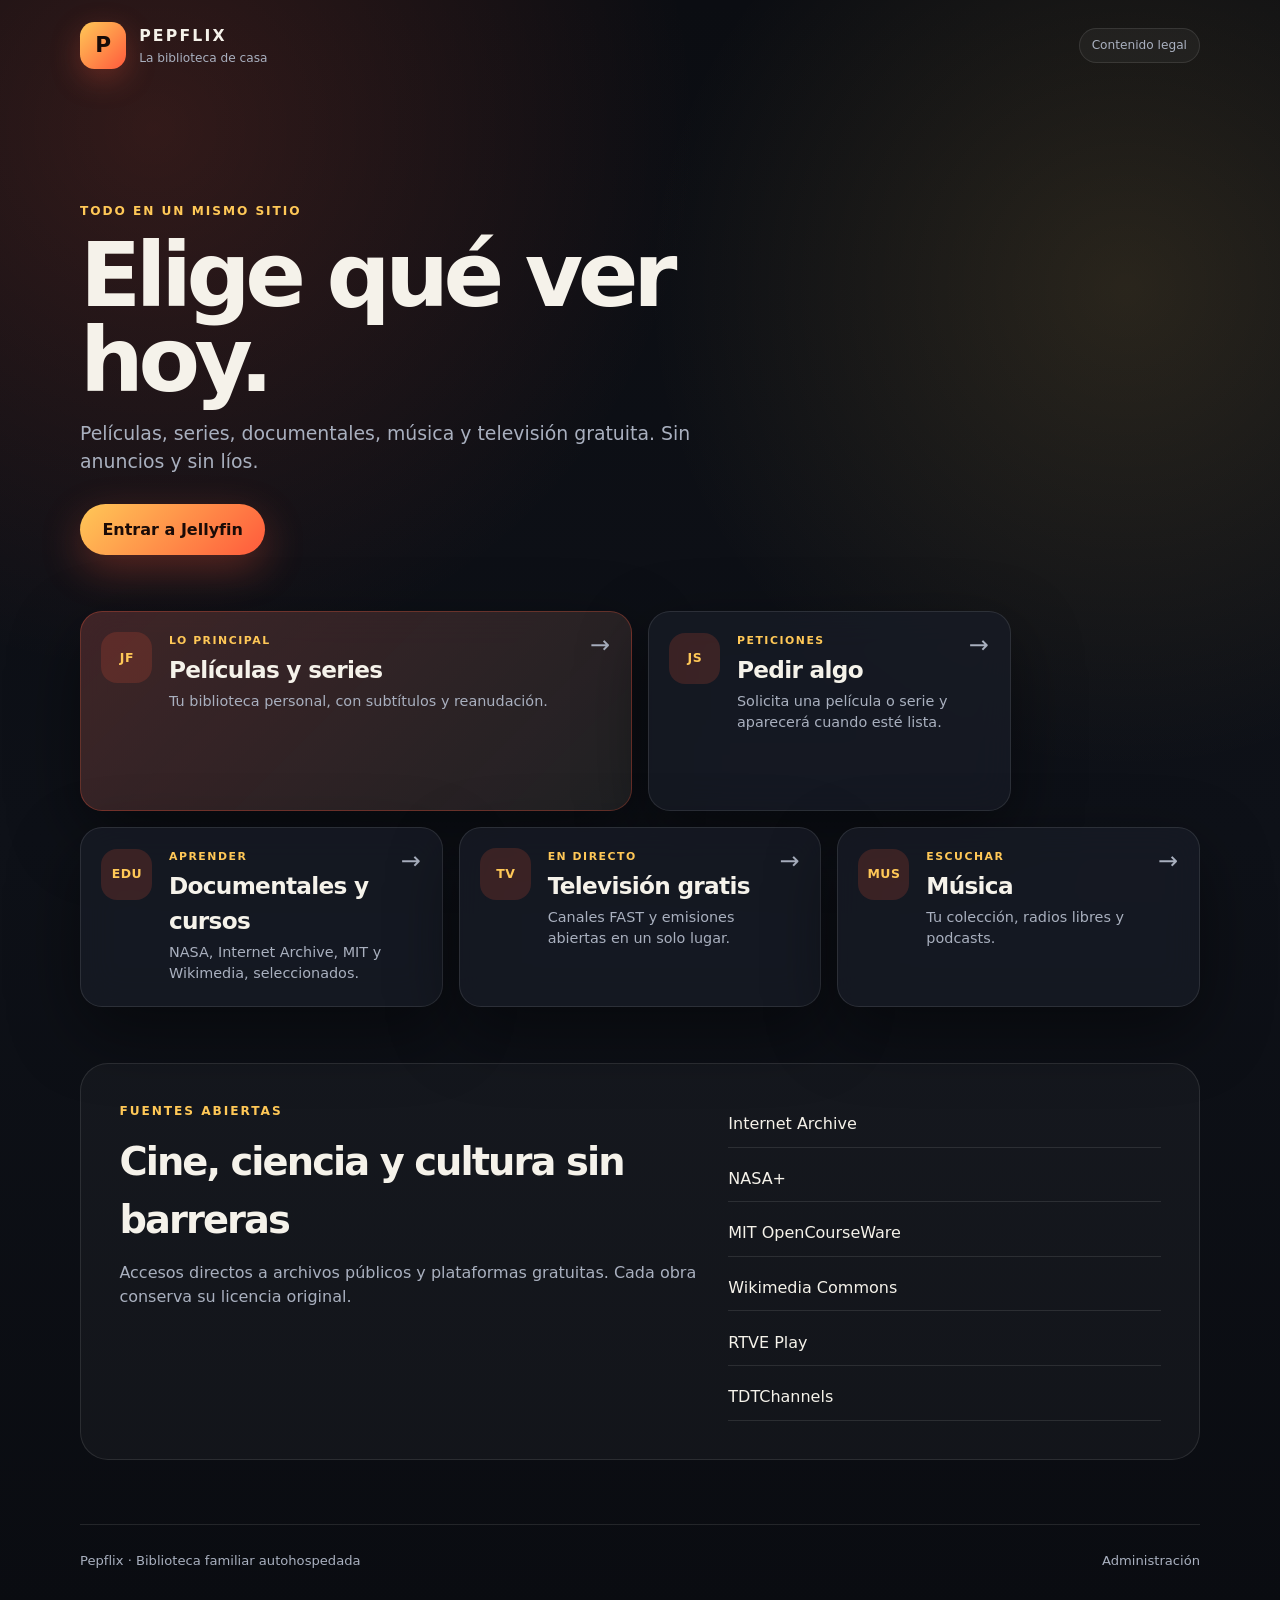
<file: apps/family-portal/index.html>
<!doctype html>
<html lang="es">
<head>
  <meta charset="utf-8">
  <meta name="viewport" content="width=device-width, initial-scale=1">
  <meta name="theme-color" content="#0b0d12">
  <meta name="description" content="Pepflix, la biblioteca multimedia de casa">
  <title>Pepflix · Biblioteca de casa</title>
  <link rel="stylesheet" href="styles.css">
  <script src="app.js" defer></script>
</head>
<body>
  <div class="ambient ambient-a"></div>
  <div class="ambient ambient-b"></div>

  <header class="topbar">
    <a class="brand" href="/" aria-label="Pepflix, inicio">
      <span class="brand-mark">P</span>
      <span class="brand-text">
        <strong>PEPFLIX</strong>
        <small>La biblioteca de casa</small>
      </span>
    </a>
    <span class="badge">Contenido legal</span>
  </header>

  <main>
    <section class="hero">
      <p class="eyebrow">Todo en un mismo sitio</p>
      <h1>Elige qué ver hoy.</h1>
      <p class="lede">Películas, series, documentales, música y televisión gratuita. Sin anuncios y sin líos.</p>

      <a class="button button-primary" data-service="jellyfin" data-port="8096" href="http://jellyfin.media.local">
        Entrar a Jellyfin
      </a>
    </section>

    <section class="grid" aria-label="Servicios de la biblioteca">
      <a class="card card-featured" data-service="jellyfin" data-port="8096" href="http://jellyfin.media.local">
        <span class="card-icon">JF</span>
        <span class="card-body">
          <span class="card-kicker">Lo principal</span>
          <strong>Películas y series</strong>
          <span>Tu biblioteca personal, con subtítulos y reanudación.</span>
        </span>
        <span class="card-arrow" aria-hidden="true">→</span>
      </a>

      <a class="card" data-service="jellyseerr" data-port="5055" href="http://jellyseerr.media.local">
        <span class="card-icon">JS</span>
        <span class="card-body">
          <span class="card-kicker">Peticiones</span>
          <strong>Pedir algo</strong>
          <span>Solicita una película o serie y aparecerá cuando esté lista.</span>
        </span>
        <span class="card-arrow" aria-hidden="true">→</span>
      </a>

      <a class="card" data-service="edu" data-port="8000" href="http://edu.media.local">
        <span class="card-icon">EDU</span>
        <span class="card-body">
          <span class="card-kicker">Aprender</span>
          <strong>Documentales y cursos</strong>
          <span>NASA, Internet Archive, MIT y Wikimedia, seleccionados.</span>
        </span>
        <span class="card-arrow" aria-hidden="true">→</span>
      </a>

      <a class="card" data-service="tv" data-port="34400" href="http://tv.media.local">
        <span class="card-icon">TV</span>
        <span class="card-body">
          <span class="card-kicker">En directo</span>
          <strong>Televisión gratis</strong>
          <span>Canales FAST y emisiones abiertas en un solo lugar.</span>
        </span>
        <span class="card-arrow" aria-hidden="true">→</span>
      </a>

      <a class="card" data-service="music" data-port="4533" href="http://music.media.local">
        <span class="card-icon">MUS</span>
        <span class="card-body">
          <span class="card-kicker">Escuchar</span>
          <strong>Música</strong>
          <span>Tu colección, radios libres y podcasts.</span>
        </span>
        <span class="card-arrow" aria-hidden="true">→</span>
      </a>
    </section>

    <section class="legal" aria-labelledby="legal-title">
      <div class="legal-copy">
        <p class="eyebrow">Fuentes abiertas</p>
        <h2 id="legal-title">Cine, ciencia y cultura sin barreras</h2>
        <p>Accesos directos a archivos públicos y plataformas gratuitas. Cada obra conserva su licencia original.</p>
      </div>
      <div class="legal-links">
        <a href="https://archive.org/details/movies" target="_blank" rel="noopener noreferrer">Internet Archive</a>
        <a href="https://plus.nasa.gov/" target="_blank" rel="noopener noreferrer">NASA+</a>
        <a href="https://ocw.mit.edu/" target="_blank" rel="noopener noreferrer">MIT OpenCourseWare</a>
        <a href="https://commons.wikimedia.org/" target="_blank" rel="noopener noreferrer">Wikimedia Commons</a>
        <a href="https://www.rtve.es/play/" target="_blank" rel="noopener noreferrer">RTVE Play</a>
        <a href="https://www.tdtchannels.com/" target="_blank" rel="noopener noreferrer">TDTChannels</a>
      </div>
    </section>
  </main>

  <footer class="footer">
    <span>Pepflix · Biblioteca familiar autohospedada</span>
    <a data-service="homepage" data-port="3000" href="http://portal.media.local">Administración</a>
  </footer>
</body>
</html>
</file>
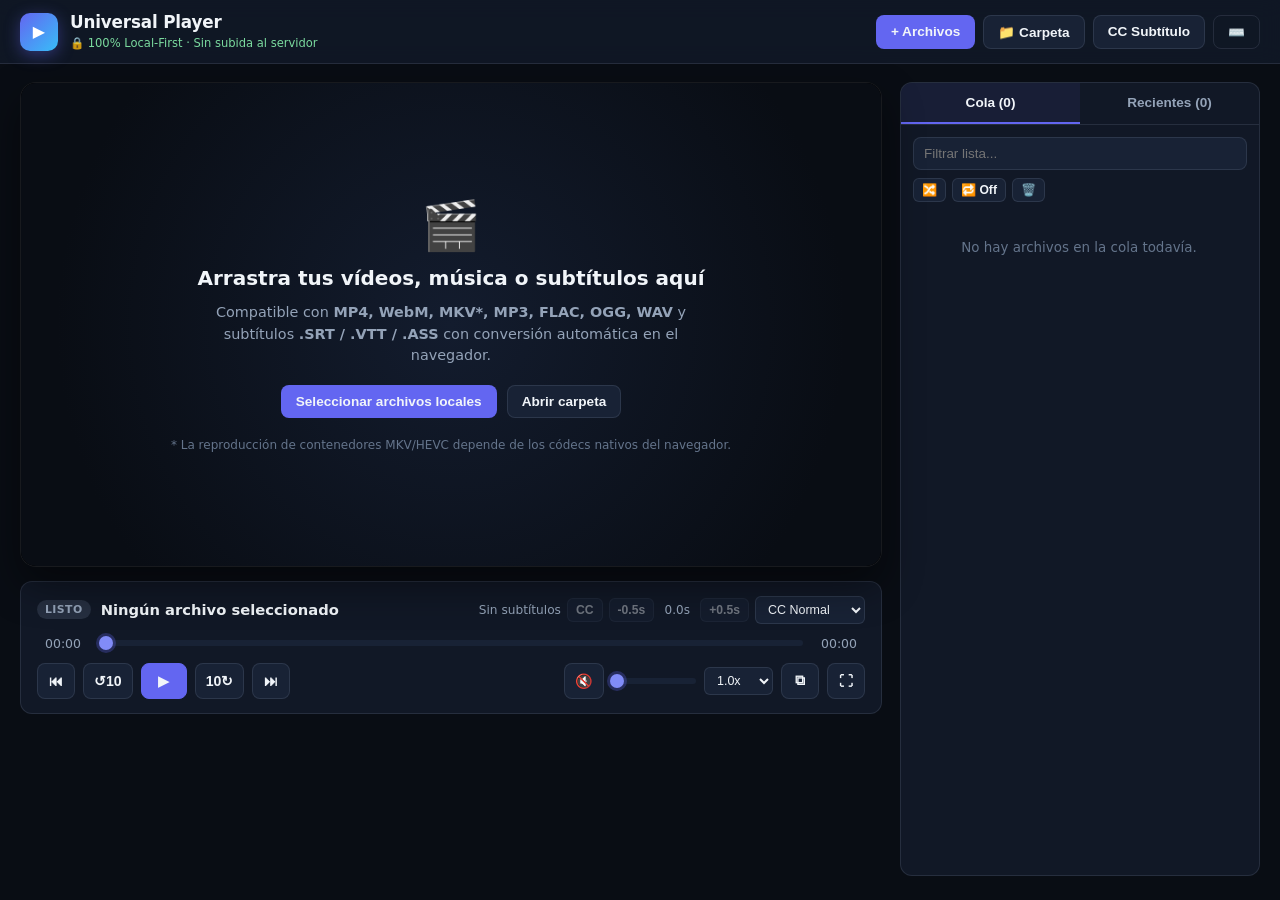
<file: apps/universal-player/index.html>
<!DOCTYPE html>
<html lang="es">
<head>
  <meta charset="UTF-8" />
  <meta name="viewport" content="width=device-width, initial-scale=1.0" />
  <meta name="theme-color" content="#0b0f17" />
  <meta name="description" content="Reproductor multimedia universal local-first (vídeo, audio y subtítulos SRT/VTT) para tu homelab." />
  <title>Universal Player PWA — Homelab Media</title>
  <link rel="manifest" href="manifest.webmanifest" />
  <link rel="stylesheet" href="styles.css" />
</head>
<body>
  <div class="app-shell">
    <!-- Barra superior -->
    <header class="topbar">
      <div class="brand">
        <div class="brand-logo" aria-hidden="true">▶</div>
        <div>
          <h1>Universal Player</h1>
          <span class="privacy-badge" title="Procesamiento 100% en navegador mediante HTML5 File API">
            🔒 100% Local-First · Sin subida al servidor
          </span>
        </div>
      </div>

      <div class="topbar-actions">
        <button id="btnAddFiles" class="btn btn-primary" type="button">
          <span>+ Archivos</span>
        </button>
        <button id="btnAddFolder" class="btn btn-secondary" type="button" title="Cargar carpeta completa (incluyendo subtítulos .srt/.vtt)">
          <span>📁 Carpeta</span>
        </button>
        <button id="btnLoadSubtitle" class="btn btn-secondary" type="button" title="Cargar subtítulos .srt, .vtt o .ass para el archivo actual">
          <span>CC Subtítulo</span>
        </button>
        <button id="btnShortcuts" class="btn btn-ghost" type="button" title="Atajos de teclado (?)">
          <span>⌨️</span>
        </button>
      </div>

      <!-- Inputs ocultos -->
      <input
        id="fileInput"
        type="file"
        multiple
        accept="video/*,audio/*,.mkv,.webm,.mp4,.mov,.m4v,.avi,.ogg,.ogv,.mp3,.flac,.wav,.m4a,.opus,.aac,.srt,.vtt,.ass,.ssa"
        hidden
      />
      <input id="folderInput" type="file" webkitdirectory directory multiple hidden />
      <input id="subtitleInput" type="file" accept=".srt,.vtt,.ass,.ssa,text/vtt" hidden />
    </header>

    <!-- Contenido principal -->
    <main class="main-layout">
      <!-- Escenario del reproductor -->
      <section class="player-column">
        <div id="playerStage" class="player-stage" tabindex="0">
          <video id="mediaElement" playsinline preload="metadata" crossorigin="anonymous"></video>

          <!-- Overlay visualizador para archivos de solo audio -->
          <div id="audioVisualOverlay" class="audio-overlay hidden">
            <canvas id="audioCanvas" width="640" height="200"></canvas>
            <div class="audio-meta">
              <div class="audio-disc" aria-hidden="true">♪</div>
              <h2 id="audioTrackTitle">Sin pista cargada</h2>
              <p id="audioTrackInfo">Audio local de alta fidelidad</p>
            </div>
          </div>

          <!-- Pantalla vacía / Zona drag & drop -->
          <div id="emptyState" class="empty-state">
            <div class="drop-icon" aria-hidden="true">🎬</div>
            <h2>Arrastra tus vídeos, música o subtítulos aquí</h2>
            <p>
              Compatible con <strong>MP4, WebM, MKV*, MP3, FLAC, OGG, WAV</strong> y subtítulos
              <strong>.SRT / .VTT / .ASS</strong> con conversión automática en el navegador.
            </p>
            <div class="empty-actions">
              <button id="btnEmptyPickFiles" class="btn btn-primary" type="button">Seleccionar archivos locales</button>
              <button id="btnEmptyPickFolder" class="btn btn-secondary" type="button">Abrir carpeta</button>
            </div>
            <small class="hint">* La reproducción de contenedores MKV/HEVC depende de los códecs nativos del navegador.</small>
          </div>

          <!-- Indicador de arrastre activo -->
          <div id="dragOverlay" class="drag-overlay hidden">
            <div class="drag-box">Suelta archivos de vídeo, audio o subtítulos (.srt / .vtt)</div>
          </div>

          <!-- Notificación de reanudación de progreso -->
          <div id="resumeToast" class="resume-toast hidden" role="status">
            <span id="resumeToastText">Reanudando desde 00:00</span>
            <button id="btnRestartFromZero" class="btn-link" type="button">Empezar desde 0:00</button>
            <button id="btnCloseToast" class="btn-icon-sm" type="button" aria-label="Cerrar">✕</button>
          </div>

          <!-- Toast genérico de estado -->
          <div id="statusPill" class="status-pill hidden" role="status"></div>
        </div>

        <!-- Barra de controles personalizados -->
        <div class="controls-panel">
          <!-- Información del archivo actual -->
          <div class="now-playing-row">
            <div class="now-playing-info">
              <span id="mediaTypeBadge" class="badge badge-idle">LISTO</span>
              <span id="currentTitle" class="current-title">Ningún archivo seleccionado</span>
            </div>
            <div class="subtitle-controls">
              <span id="subtitleLabel" class="subtitle-label" title="Subtítulo cargado">Sin subtítulos</span>
              <button id="btnToggleSub" class="btn-chip" type="button" disabled title="Activar/desactivar subtítulos (C)">CC</button>
              <button id="btnSubDelayMinus" class="btn-chip" type="button" disabled title="Adelantar subtítulos -0.5s">-0.5s</button>
              <span id="subOffsetDisplay" class="sub-offset">0.0s</span>
              <button id="btnSubDelayPlus" class="btn-chip" type="button" disabled title="Retrasar subtítulos +0.5s">+0.5s</button>
              <select id="subSizeSelect" class="select-compact" title="Tamaño de subtítulos" aria-label="Tamaño de subtítulos">
                <option value="sub-sm">CC Pequeño</option>
                <option value="sub-md" selected>CC Normal</option>
                <option value="sub-lg">CC Grande</option>
              </select>
            </div>
          </div>

          <!-- Línea de tiempo -->
          <div class="timeline-row">
            <span id="timeCurrent" class="time-code">00:00</span>
            <div class="seek-wrapper">
              <input id="seekBar" type="range" min="0" max="1000" value="0" step="1" aria-label="Progreso de reproducción" />
            </div>
            <span id="timeTotal" class="time-code">00:00</span>
          </div>

          <!-- Botonera principal -->
          <div class="buttons-row">
            <div class="controls-left">
              <button id="btnPrev" class="ctrl-btn" type="button" title="Anterior (P)" aria-label="Anterior">⏮</button>
              <button id="btnRewind" class="ctrl-btn" type="button" title="Retroceder 10s (←)" aria-label="Retroceder 10 segundos">↺10</button>
              <button id="btnPlayPause" class="ctrl-btn ctrl-play" type="button" title="Reproducir / Pausar (Espacio)" aria-label="Reproducir o pausar">▶</button>
              <button id="btnForward" class="ctrl-btn" type="button" title="Avanzar 10s (→)" aria-label="Avanzar 10 segundos">10↻</button>
              <button id="btnNext" class="ctrl-btn" type="button" title="Siguiente (N)" aria-label="Siguiente">⏭</button>
            </div>

            <div class="controls-right">
              <div class="volume-group">
                <button id="btnMute" class="ctrl-btn" type="button" title="Silenciar (M)" aria-label="Silenciar">🔊</button>
                <input id="volumeBar" type="range" min="0" max="1" step="0.02" value="1" aria-label="Volumen" />
              </div>

              <select id="speedSelect" class="select-compact" title="Velocidad de reproducción" aria-label="Velocidad">
                <option value="0.5">0.5x</option>
                <option value="0.75">0.75x</option>
                <option value="1" selected>1.0x</option>
                <option value="1.25">1.25x</option>
                <option value="1.5">1.5x</option>
                <option value="1.75">1.75x</option>
                <option value="2">2.0x</option>
              </select>

              <button id="btnPiP" class="ctrl-btn" type="button" title="Imagen en imagen (PiP)" aria-label="Imagen en imagen">⧉</button>
              <button id="btnFullscreen" class="ctrl-btn" type="button" title="Pantalla completa (F)" aria-label="Pantalla completa">⛶</button>
            </div>
          </div>
        </div>
      </section>

      <!-- Barra lateral: Lista de reproducción e historial -->
      <aside class="sidebar-column">
        <div class="sidebar-tabs" role="tablist">
          <button id="tabQueue" class="tab-btn active" role="tab" aria-selected="true" type="button">
            Cola (<span id="queueCount">0</span>)
          </button>
          <button id="tabHistory" class="tab-btn" role="tab" aria-selected="false" type="button">
            Recientes (<span id="historyCount">0</span>)
          </button>
        </div>

        <!-- Panel Cola -->
        <div id="panelQueue" class="sidebar-panel">
          <div class="queue-toolbar">
            <input id="queueSearch" class="search-input" type="search" placeholder="Filtrar lista..." aria-label="Filtrar lista" />
            <div class="queue-mode-btns">
              <button id="btnShuffle" class="btn-chip" type="button" title="Modo aleatorio">🔀</button>
              <button id="btnRepeat" class="btn-chip" type="button" title="Repetición: desactivada">🔁 Off</button>
              <button id="btnClearQueue" class="btn-chip btn-danger-subtle" type="button" title="Limpiar cola">🗑️</button>
            </div>
          </div>
          <ul id="playlistList" class="playlist-list">
            <li class="playlist-empty">No hay archivos en la cola todavía.</li>
          </ul>
        </div>

        <!-- Panel Recientes (IndexedDB / localStorage) -->
        <div id="panelHistory" class="sidebar-panel hidden">
          <div class="history-toolbar">
            <span class="storage-info" id="storageEngineLabel">Persistencia: IndexedDB</span>
            <button id="btnClearHistory" class="btn-chip btn-danger-subtle" type="button">Borrar historial</button>
          </div>
          <p class="history-hint">
            El navegador recuerda automáticamente el minuto exacto de cada archivo. Vuelve a seleccionarlo para continuar donde lo dejaste.
          </p>
          <ul id="historyList" class="playlist-list">
            <li class="playlist-empty">Sin reproducciones guardadas.</li>
          </ul>
        </div>
      </aside>
    </main>
  </div>

  <!-- Modal de atajos de teclado -->
  <div id="shortcutsModal" class="modal hidden" role="dialog" aria-modal="true" aria-labelledby="shortcutsTitle">
    <div class="modal-card">
      <div class="modal-header">
        <h3 id="shortcutsTitle">Atajos de Teclado</h3>
        <button id="btnCloseShortcuts" class="btn-icon-sm" type="button" aria-label="Cerrar">✕</button>
      </div>
      <div class="shortcuts-grid">
        <div><kbd>Espacio</kbd> / <kbd>K</kbd></div><div>Reproducir / Pausar</div>
        <div><kbd>←</kbd> / <kbd>→</kbd></div><div>Retroceder / Avanzar 10s</div>
        <div><kbd>↑</kbd> / <kbd>↓</kbd></div><div>Subir / Bajar volumen 5%</div>
        <div><kbd>M</kbd></div><div>Silenciar / Activar sonido</div>
        <div><kbd>F</kbd></div><div>Pantalla completa</div>
        <div><kbd>C</kbd></div><div>Activar / Ocultar subtítulos</div>
        <div><kbd>N</kbd> / <kbd>P</kbd></div><div>Siguiente / Anterior pista</div>
        <div><kbd>?</kbd></div><div>Mostrar / Ocultar esta ayuda</div>
      </div>
    </div>
  </div>

  <script src="app.js"></script>
</body>
</html>
</file>
<file: apps/family-portal/styles.css>
:root {
  color-scheme: dark;
  --bg: #0b0d12;
  --bg-soft: #12151d;
  --panel: rgba(24, 28, 38, 0.78);
  --panel-strong: rgba(31, 36, 48, 0.92);
  --line: rgba(255, 255, 255, 0.1);
  --text: #f5f2ea;
  --muted: #a9b0bf;
  --accent: #ff5a3c;
  --accent-soft: rgba(255, 90, 60, 0.16);
  --accent-2: #ffc857;
  --radius: 22px;
  --shadow: 0 24px 70px rgba(0, 0, 0, 0.45);
}

* {
  box-sizing: border-box;
}

html {
  min-height: 100%;
  background: var(--bg);
}

body {
  min-height: 100vh;
  margin: 0;
  overflow-x: hidden;
  color: var(--text);
  background:
    radial-gradient(circle at 12% 8%, rgba(255, 90, 60, 0.16), transparent 34rem),
    radial-gradient(circle at 88% 18%, rgba(255, 200, 87, 0.12), transparent 30rem),
    linear-gradient(180deg, #0b0d12 0%, #0e1118 52%, #0a0c11 100%);
  font-family: ui-sans-serif, system-ui, -apple-system, BlinkMacSystemFont, "Segoe UI", sans-serif;
  line-height: 1.5;
}

a {
  color: inherit;
}

.ambient {
  position: fixed;
  z-index: -1;
  width: 28rem;
  height: 28rem;
  border-radius: 999px;
  filter: blur(80px);
  opacity: 0.35;
  pointer-events: none;
}

.ambient-a {
  top: -12rem;
  left: -10rem;
  background: #ff5a3c;
}

.ambient-b {
  right: -12rem;
  bottom: -16rem;
  background: #4f6bff;
  opacity: 0.2;
}

.topbar {
  width: min(1120px, calc(100% - 2rem));
  margin: 0 auto;
  padding: 1.4rem 0;
  display: flex;
  align-items: center;
  justify-content: space-between;
  gap: 1rem;
}

.brand {
  display: inline-flex;
  align-items: center;
  gap: 0.8rem;
  text-decoration: none;
}

.brand-mark {
  display: grid;
  width: 2.9rem;
  height: 2.9rem;
  place-items: center;
  border-radius: 0.9rem;
  color: #180b08;
  background: linear-gradient(135deg, var(--accent-2), var(--accent));
  box-shadow: 0 10px 30px rgba(255, 90, 60, 0.28);
  font-size: 1.35rem;
  font-weight: 900;
}

.brand-text {
  display: grid;
  gap: 0.05rem;
}

.brand-text strong {
  letter-spacing: 0.14em;
  font-size: 0.98rem;
}

.brand-text small {
  color: var(--muted);
  font-size: 0.76rem;
}

.badge {
  border: 1px solid var(--line);
  border-radius: 999px;
  padding: 0.45rem 0.75rem;
  color: var(--muted);
  background: rgba(255, 255, 255, 0.04);
  font-size: 0.76rem;
  white-space: nowrap;
}

main {
  width: min(1120px, calc(100% - 2rem));
  margin: 0 auto;
  padding: 1.4rem 0 4rem;
}

.hero {
  max-width: 760px;
  padding: clamp(2.4rem, 7vw, 5.5rem) 0 clamp(2rem, 5vw, 3.5rem);
}

.eyebrow {
  margin: 0 0 0.8rem;
  color: var(--accent-2);
  font-size: 0.76rem;
  font-weight: 800;
  letter-spacing: 0.16em;
  text-transform: uppercase;
}

h1,
h2,
p {
  margin-top: 0;
}

h1 {
  max-width: 14ch;
  margin-bottom: 1rem;
  font-size: clamp(2.8rem, 8vw, 5.6rem);
  line-height: 0.95;
  letter-spacing: -0.06em;
}

.lede {
  max-width: 58ch;
  margin-bottom: 1.8rem;
  color: var(--muted);
  font-size: clamp(1rem, 2vw, 1.18rem);
}

.button {
  display: inline-flex;
  align-items: center;
  justify-content: center;
  min-height: 3.2rem;
  border-radius: 999px;
  padding: 0.85rem 1.4rem;
  text-decoration: none;
  font-weight: 800;
  transition: transform 180ms ease, box-shadow 180ms ease;
}

.button-primary {
  color: #1b0b07;
  background: linear-gradient(135deg, var(--accent-2), var(--accent));
  box-shadow: 0 14px 40px rgba(255, 90, 60, 0.3);
}

.button:hover,
.button:focus-visible {
  transform: translateY(-2px);
  box-shadow: 0 18px 46px rgba(255, 90, 60, 0.38);
}

.grid {
  display: grid;
  grid-template-columns: repeat(6, minmax(0, 1fr));
  gap: 1rem;
}

.card {
  grid-column: span 2;
  display: flex;
  min-height: 10.5rem;
  align-items: flex-start;
  gap: 1rem;
  border: 1px solid var(--line);
  border-radius: var(--radius);
  padding: 1.3rem;
  color: var(--text);
  background: var(--panel);
  box-shadow: var(--shadow);
  text-decoration: none;
  backdrop-filter: blur(18px);
  transition: transform 180ms ease, border-color 180ms ease, background 180ms ease;
}

.card:hover,
.card:focus-visible {
  transform: translateY(-4px);
  border-color: rgba(255, 90, 60, 0.45);
  background: var(--panel-strong);
}

.card-featured {
  grid-column: span 3;
  min-height: 12.5rem;
  border-color: rgba(255, 90, 60, 0.3);
  background:
    linear-gradient(135deg, rgba(255, 90, 60, 0.18), rgba(255, 200, 87, 0.05)),
    var(--panel);
}

.card-icon {
  display: grid;
  flex: 0 0 auto;
  width: 3.2rem;
  height: 3.2rem;
  place-items: center;
  border-radius: 1rem;
  color: var(--accent-2);
  background: var(--accent-soft);
  font-size: 0.78rem;
  font-weight: 900;
  letter-spacing: 0.04em;
}

.card-body {
  display: grid;
  gap: 0.2rem;
}

.card-kicker {
  color: var(--accent-2);
  font-size: 0.68rem;
  font-weight: 800;
  letter-spacing: 0.14em;
  text-transform: uppercase;
}

.card-body strong {
  font-size: clamp(1.1rem, 2vw, 1.45rem);
  letter-spacing: -0.03em;
}

.card-body span:last-child {
  color: var(--muted);
  font-size: 0.9rem;
}

.card-arrow {
  margin-left: auto;
  color: var(--muted);
  font-size: 1.5rem;
  line-height: 1;
}

.legal {
  display: grid;
  grid-template-columns: minmax(0, 1.15fr) minmax(0, 0.85fr);
  gap: 1.5rem;
  margin-top: 3.5rem;
  border: 1px solid var(--line);
  border-radius: calc(var(--radius) + 6px);
  padding: clamp(1.4rem, 4vw, 2.4rem);
  background: rgba(255, 255, 255, 0.035);
}

.legal h2 {
  margin-bottom: 0.8rem;
  font-size: clamp(1.6rem, 3vw, 2.4rem);
  letter-spacing: -0.05em;
}

.legal p:last-child {
  margin-bottom: 0;
  color: var(--muted);
}

.legal-links {
  display: grid;
  align-content: center;
  gap: 0.55rem;
}

.legal-links a {
  border-bottom: 1px solid var(--line);
  padding: 0.65rem 0;
  color: var(--text);
  text-decoration: none;
}

.legal-links a:hover,
.legal-links a:focus-visible {
  color: var(--accent-2);
}

.footer {
  width: min(1120px, calc(100% - 2rem));
  margin: 0 auto;
  border-top: 1px solid var(--line);
  padding: 1.6rem 0 2.4rem;
  display: flex;
  flex-wrap: wrap;
  justify-content: space-between;
  gap: 1rem;
  color: var(--muted);
  font-size: 0.82rem;
}

.footer a {
  color: var(--muted);
  text-decoration: none;
}

.footer a:hover,
.footer a:focus-visible {
  color: var(--text);
}

a:focus-visible {
  outline: 3px solid var(--accent-2);
  outline-offset: 4px;
}

@media (max-width: 900px) {
  .grid {
    grid-template-columns: repeat(2, minmax(0, 1fr));
  }

  .card,
  .card-featured {
    grid-column: span 1;
  }

  .legal {
    grid-template-columns: 1fr;
  }
}

@media (max-width: 620px) {
  .topbar {
    align-items: flex-start;
  }

  .badge {
    display: none;
  }

  .grid {
    grid-template-columns: 1fr;
  }

  .card {
    min-height: 0;
  }

  .footer {
    flex-direction: column;
  }
}

@media (prefers-reduced-motion: reduce) {
  *,
  *::before,
  *::after {
    scroll-behavior: auto !important;
    transition-duration: 0.01ms !important;
    animation-duration: 0.01ms !important;
  }
}
</file>
<file: apps/universal-player/styles.css>
/* ============================================================================
   Homelab Universal Player PWA — Tema Oscuro Cinematográfico (Autocontenido)
   ============================================================================ */

:root {
  --bg-base: #090d14;
  --bg-surface: #111826;
  --bg-elevated: #182235;
  --bg-hover: #212f47;
  --border: rgba(148, 163, 184, 0.16);
  --border-strong: rgba(148, 163, 184, 0.3);
  --text-primary: #f1f5f9;
  --text-secondary: #94a3b8;
  --text-muted: #64748b;
  --accent: #6366f1;
  --accent-hover: #818cf8;
  --accent-soft: rgba(99, 102, 241, 0.18);
  --success: #22c55e;
  --danger: #ef4444;
  --radius-sm: 8px;
  --radius-md: 12px;
  --radius-lg: 16px;
  --shadow: 0 18px 40px rgba(0, 0, 0, 0.45);
  --sub-font-size: 1.25rem;
}

* {
  box-sizing: border-box;
  margin: 0;
  padding: 0;
}

html, body {
  height: 100%;
  background-color: var(--bg-base);
  color: var(--text-primary);
  font-family: system-ui, -apple-system, BlinkMacSystemFont, "Segoe UI", Roboto, sans-serif;
  -webkit-font-smoothing: antialiased;
}

.hidden {
  display: none !important;
}

.app-shell {
  display: flex;
  flex-direction: column;
  min-height: 100vh;
}

/* --- Barra superior --- */
.topbar {
  display: flex;
  flex-wrap: wrap;
  align-items: center;
  justify-content: space-between;
  gap: 12px;
  padding: 12px 20px;
  background: rgba(17, 24, 38, 0.92);
  border-bottom: 1px solid var(--border);
  backdrop-filter: blur(10px);
  position: sticky;
  top: 0;
  z-index: 20;
}

.brand {
  display: flex;
  align-items: center;
  gap: 12px;
}

.brand-logo {
  width: 38px;
  height: 38px;
  border-radius: 10px;
  background: linear-gradient(135deg, var(--accent), #38bdf8);
  display: grid;
  place-items: center;
  font-size: 1rem;
  font-weight: 700;
  color: #fff;
  box-shadow: 0 4px 16px rgba(99, 102, 241, 0.4);
}

.brand h1 {
  font-size: 1.05rem;
  font-weight: 700;
  letter-spacing: -0.01em;
}

.privacy-badge {
  display: inline-block;
  font-size: 0.72rem;
  color: #86efac;
  opacity: 0.9;
}

.topbar-actions {
  display: flex;
  flex-wrap: wrap;
  gap: 8px;
}

/* --- Botones --- */
.btn {
  border: 1px solid transparent;
  border-radius: var(--radius-sm);
  padding: 8px 14px;
  font-size: 0.85rem;
  font-weight: 600;
  cursor: pointer;
  transition: background 0.15s ease, border-color 0.15s ease, transform 0.1s ease;
  color: var(--text-primary);
  display: inline-flex;
  align-items: center;
  gap: 6px;
}

.btn:active {
  transform: scale(0.98);
}

.btn-primary {
  background: var(--accent);
}
.btn-primary:hover {
  background: var(--accent-hover);
}

.btn-secondary {
  background: var(--bg-elevated);
  border-color: var(--border);
}
.btn-secondary:hover {
  background: var(--bg-hover);
  border-color: var(--border-strong);
}

.btn-ghost {
  background: transparent;
  border-color: var(--border);
}
.btn-ghost:hover {
  background: var(--bg-elevated);
}

.btn-chip {
  background: var(--bg-elevated);
  border: 1px solid var(--border);
  color: var(--text-primary);
  border-radius: 6px;
  padding: 4px 8px;
  font-size: 0.76rem;
  font-weight: 600;
  cursor: pointer;
  transition: all 0.15s ease;
}

.btn-chip:hover:not(:disabled) {
  background: var(--bg-hover);
  border-color: var(--border-strong);
}

.btn-chip:disabled {
  opacity: 0.4;
  cursor: not-allowed;
}

.btn-chip.active {
  background: var(--accent-soft);
  border-color: var(--accent);
  color: #c7d2fe;
}

.btn-danger-subtle:hover:not(:disabled) {
  border-color: rgba(239, 68, 68, 0.6);
  color: #fca5a5;
}

/* --- Layout principal --- */
.main-layout {
  flex: 1;
  display: grid;
  grid-template-columns: minmax(0, 1fr) 360px;
  gap: 18px;
  padding: 18px 20px 24px;
  max-width: 1720px;
  width: 100%;
  margin: 0 auto;
}

.player-column {
  display: flex;
  flex-direction: column;
  gap: 14px;
  min-width: 0;
}

/* --- Escenario de reproducción --- */
.player-stage {
  position: relative;
  background: #000;
  border-radius: var(--radius-lg);
  overflow: hidden;
  aspect-ratio: 16 / 9;
  min-height: 320px;
  border: 1px solid var(--border);
  box-shadow: var(--shadow);
  outline: none;
}

.player-stage:focus-visible {
  border-color: var(--accent);
}

.player-stage video {
  width: 100%;
  height: 100%;
  display: block;
  object-fit: contain;
  background: #000;
}

/* Subtítulos WebVTT nativos */
video::cue {
  background: rgba(0, 0, 0, 0.78);
  color: #ffffff;
  font-size: var(--sub-font-size);
  line-height: 1.35;
  text-shadow: 0 2px 4px rgba(0, 0, 0, 0.9);
  padding: 2px 6px;
}

.player-stage.sub-sm { --sub-font-size: 0.95rem; }
.player-stage.sub-md { --sub-font-size: 1.25rem; }
.player-stage.sub-lg { --sub-font-size: 1.65rem; }

/* Visualizador de audio */
.audio-overlay {
  position: absolute;
  inset: 0;
  display: flex;
  flex-direction: column;
  align-items: center;
  justify-content: center;
  gap: 18px;
  padding: 24px;
  background: radial-gradient(circle at 50% 35%, #1e293b 0%, #090d14 75%);
  pointer-events: none;
}

#audioCanvas {
  width: min(90%, 620px);
  height: 150px;
}

.audio-meta {
  text-align: center;
  max-width: 85%;
}

.audio-disc {
  width: 64px;
  height: 64px;
  margin: 0 auto 12px;
  border-radius: 50%;
  background: linear-gradient(135deg, var(--accent), #0ea5e9);
  display: grid;
  place-items: center;
  font-size: 1.8rem;
  box-shadow: 0 0 28px rgba(99, 102, 241, 0.45);
}

.audio-meta h2 {
  font-size: 1.15rem;
  word-break: break-word;
}

.audio-meta p {
  font-size: 0.85rem;
  color: var(--text-secondary);
  margin-top: 4px;
}

/* Pantalla vacía / Dropzone */
.empty-state {
  position: absolute;
  inset: 0;
  display: flex;
  flex-direction: column;
  align-items: center;
  justify-content: center;
  text-align: center;
  padding: 28px;
  background: radial-gradient(circle at center, #131c2e 0%, #090d14 80%);
  gap: 12px;
}

.drop-icon {
  font-size: 3rem;
}

.empty-state h2 {
  font-size: 1.25rem;
  font-weight: 700;
}

.empty-state p {
  max-width: 520px;
  font-size: 0.9rem;
  color: var(--text-secondary);
  line-height: 1.5;
}

.empty-actions {
  display: flex;
  flex-wrap: wrap;
  justify-content: center;
  gap: 10px;
  margin-top: 6px;
}

.hint {
  font-size: 0.75rem;
  color: var(--text-muted);
  margin-top: 8px;
}

.drag-overlay {
  position: absolute;
  inset: 0;
  background: rgba(9, 13, 20, 0.86);
  display: grid;
  place-items: center;
  z-index: 15;
  padding: 24px;
}

.drag-box {
  border: 2px dashed var(--accent-hover);
  background: var(--accent-soft);
  padding: 28px 36px;
  border-radius: var(--radius-lg);
  font-weight: 700;
  font-size: 1.05rem;
  text-align: center;
}

/* Toasts dentro del stage */
.resume-toast {
  position: absolute;
  bottom: 16px;
  left: 16px;
  background: rgba(17, 24, 38, 0.94);
  border: 1px solid var(--accent);
  padding: 10px 14px;
  border-radius: var(--radius-sm);
  display: flex;
  align-items: center;
  gap: 12px;
  font-size: 0.85rem;
  z-index: 12;
  box-shadow: var(--shadow);
}

.btn-link {
  background: none;
  border: none;
  color: var(--accent-hover);
  font-weight: 700;
  cursor: pointer;
  font-size: 0.82rem;
  text-decoration: underline;
}

.btn-icon-sm {
  background: transparent;
  border: none;
  color: var(--text-secondary);
  cursor: pointer;
  font-size: 0.9rem;
  padding: 2px 5px;
}
.btn-icon-sm:hover {
  color: var(--text-primary);
}

.status-pill {
  position: absolute;
  top: 14px;
  right: 14px;
  background: rgba(15, 23, 42, 0.9);
  border: 1px solid var(--border-strong);
  padding: 6px 12px;
  border-radius: 999px;
  font-size: 0.8rem;
  font-weight: 600;
  z-index: 12;
  pointer-events: none;
}

/* --- Panel de controles --- */
.controls-panel {
  background: var(--bg-surface);
  border: 1px solid var(--border);
  border-radius: var(--radius-md);
  padding: 14px 16px;
  display: flex;
  flex-direction: column;
  gap: 12px;
}

.now-playing-row {
  display: flex;
  flex-wrap: wrap;
  align-items: center;
  justify-content: space-between;
  gap: 10px;
}

.now-playing-info {
  display: flex;
  align-items: center;
  gap: 10px;
  min-width: 0;
  flex: 1;
}

.badge {
  font-size: 0.68rem;
  font-weight: 700;
  padding: 3px 8px;
  border-radius: 999px;
  letter-spacing: 0.04em;
  flex-shrink: 0;
}

.badge-idle { background: rgba(100, 116, 139, 0.25); color: var(--text-secondary); }
.badge-video { background: rgba(99, 102, 241, 0.25); color: #a5b4fc; }
.badge-audio { background: rgba(14, 165, 233, 0.25); color: #7dd3fc; }

.current-title {
  font-size: 0.92rem;
  font-weight: 600;
  white-space: nowrap;
  overflow: hidden;
  text-overflow: ellipsis;
}

.subtitle-controls {
  display: flex;
  flex-wrap: wrap;
  align-items: center;
  gap: 6px;
}

.subtitle-label {
  font-size: 0.76rem;
  color: var(--text-secondary);
  max-width: 150px;
  white-space: nowrap;
  overflow: hidden;
  text-overflow: ellipsis;
}

.sub-offset {
  font-size: 0.75rem;
  color: var(--text-secondary);
  min-width: 34px;
  text-align: center;
  font-variant-numeric: tabular-nums;
}

/* Línea de tiempo */
.timeline-row {
  display: flex;
  align-items: center;
  gap: 10px;
}

.time-code {
  font-size: 0.78rem;
  color: var(--text-secondary);
  font-variant-numeric: tabular-nums;
  min-width: 52px;
  text-align: center;
}

.seek-wrapper {
  flex: 1;
  display: flex;
  align-items: center;
}

input[type="range"] {
  -webkit-appearance: none;
  appearance: none;
  width: 100%;
  height: 6px;
  border-radius: 999px;
  background: var(--bg-elevated);
  outline: none;
  cursor: pointer;
}

input[type="range"]::-webkit-slider-thumb {
  -webkit-appearance: none;
  appearance: none;
  width: 14px;
  height: 14px;
  border-radius: 50%;
  background: var(--accent-hover);
  box-shadow: 0 0 0 3px rgba(99, 102, 241, 0.28);
}

input[type="range"]::-moz-range-thumb {
  width: 14px;
  height: 14px;
  border: none;
  border-radius: 50%;
  background: var(--accent-hover);
}

.buttons-row {
  display: flex;
  flex-wrap: wrap;
  align-items: center;
  justify-content: space-between;
  gap: 10px;
}

.controls-left,
.controls-right {
  display: flex;
  align-items: center;
  gap: 8px;
  flex-wrap: wrap;
}

.ctrl-btn {
  background: var(--bg-elevated);
  border: 1px solid var(--border);
  color: var(--text-primary);
  min-width: 38px;
  height: 36px;
  padding: 0 10px;
  border-radius: var(--radius-sm);
  font-size: 0.88rem;
  font-weight: 700;
  cursor: pointer;
  transition: background 0.15s ease;
}

.ctrl-btn:hover {
  background: var(--bg-hover);
}

.ctrl-play {
  background: var(--accent);
  border-color: var(--accent);
  min-width: 46px;
}

.ctrl-play:hover {
  background: var(--accent-hover);
}

.volume-group {
  display: flex;
  align-items: center;
  gap: 6px;
}

#volumeBar {
  width: 86px;
}

.select-compact {
  background: var(--bg-elevated);
  color: var(--text-primary);
  border: 1px solid var(--border);
  border-radius: 6px;
  padding: 5px 8px;
  font-size: 0.78rem;
  cursor: pointer;
}

/* --- Sidebar: Lista de reproducción --- */
.sidebar-column {
  background: var(--bg-surface);
  border: 1px solid var(--border);
  border-radius: var(--radius-md);
  display: flex;
  flex-direction: column;
  overflow: hidden;
  max-height: calc(100vh - 104px);
}

.sidebar-tabs {
  display: grid;
  grid-template-columns: 1fr 1fr;
  border-bottom: 1px solid var(--border);
}

.tab-btn {
  background: transparent;
  border: none;
  color: var(--text-secondary);
  padding: 12px 10px;
  font-size: 0.85rem;
  font-weight: 600;
  cursor: pointer;
  border-bottom: 2px solid transparent;
}

.tab-btn.active {
  color: var(--text-primary);
  border-bottom-color: var(--accent);
  background: rgba(99, 102, 241, 0.08);
}

.sidebar-panel {
  flex: 1;
  display: flex;
  flex-direction: column;
  min-height: 0;
  padding: 12px;
  gap: 10px;
}

.queue-toolbar,
.history-toolbar {
  display: flex;
  flex-direction: column;
  gap: 8px;
}

.history-toolbar {
  flex-direction: row;
  align-items: center;
  justify-content: space-between;
}

.storage-info {
  font-size: 0.74rem;
  color: #86efac;
  font-weight: 600;
}

.history-hint {
  font-size: 0.76rem;
  color: var(--text-secondary);
  line-height: 1.4;
}

.search-input {
  width: 100%;
  background: var(--bg-elevated);
  border: 1px solid var(--border);
  color: var(--text-primary);
  border-radius: var(--radius-sm);
  padding: 8px 10px;
  font-size: 0.84rem;
}

.search-input:focus {
  outline: none;
  border-color: var(--accent);
}

.queue-mode-btns {
  display: flex;
  align-items: center;
  gap: 6px;
}

.playlist-list {
  list-style: none;
  flex: 1;
  overflow-y: auto;
  display: flex;
  flex-direction: column;
  gap: 6px;
  padding-right: 2px;
}

.playlist-empty {
  color: var(--text-muted);
  font-size: 0.84rem;
  text-align: center;
  padding: 28px 12px;
}

.playlist-item {
  background: var(--bg-elevated);
  border: 1px solid transparent;
  border-radius: var(--radius-sm);
  padding: 9px 10px;
  cursor: pointer;
  display: flex;
  flex-direction: column;
  gap: 6px;
  transition: background 0.12s ease, border-color 0.12s ease;
}

.playlist-item:hover {
  background: var(--bg-hover);
}

.playlist-item.active {
  border-color: var(--accent);
  background: var(--accent-soft);
}

.item-top {
  display: flex;
  align-items: center;
  justify-content: space-between;
  gap: 8px;
}

.item-name {
  font-size: 0.84rem;
  font-weight: 600;
  white-space: nowrap;
  overflow: hidden;
  text-overflow: ellipsis;
  flex: 1;
}

.item-meta {
  display: flex;
  align-items: center;
  justify-content: space-between;
  gap: 8px;
  font-size: 0.72rem;
  color: var(--text-secondary);
}

.item-actions {
  display: flex;
  gap: 4px;
}

.item-btn {
  background: transparent;
  border: none;
  color: var(--text-secondary);
  cursor: pointer;
  font-size: 0.78rem;
  padding: 2px 4px;
  border-radius: 4px;
}

.item-btn:hover {
  background: rgba(255, 255, 255, 0.1);
  color: var(--text-primary);
}

.progress-mini {
  width: 100%;
  height: 3px;
  background: rgba(148, 163, 184, 0.2);
  border-radius: 999px;
  overflow: hidden;
}

.progress-mini-fill {
  height: 100%;
  background: var(--accent-hover);
}

.cc-pill {
  font-size: 0.65rem;
  font-weight: 700;
  padding: 1px 5px;
  border-radius: 4px;
  background: rgba(34, 197, 94, 0.2);
  color: #86efac;
}

/* --- Modal atajos --- */
.modal {
  position: fixed;
  inset: 0;
  background: rgba(0, 0, 0, 0.72);
  display: grid;
  place-items: center;
  z-index: 50;
  padding: 16px;
}

.modal-card {
  width: min(460px, 100%);
  background: var(--bg-surface);
  border: 1px solid var(--border-strong);
  border-radius: var(--radius-md);
  padding: 18px 20px;
  box-shadow: var(--shadow);
}

.modal-header {
  display: flex;
  align-items: center;
  justify-content: space-between;
  margin-bottom: 14px;
}

.shortcuts-grid {
  display: grid;
  grid-template-columns: auto 1fr;
  gap: 10px 18px;
  font-size: 0.86rem;
  align-items: center;
}

kbd {
  background: var(--bg-elevated);
  border: 1px solid var(--border-strong);
  border-radius: 5px;
  padding: 2px 7px;
  font-family: ui-monospace, SFMono-Regular, Menlo, monospace;
  font-size: 0.78rem;
}

/* --- Responsivo --- */
@media (max-width: 1080px) {
  .main-layout {
    grid-template-columns: 1fr;
  }
  .sidebar-column {
    max-height: 440px;
  }
}

@media (max-width: 640px) {
  .topbar {
    padding: 10px 14px;
  }
  .main-layout {
    padding: 12px 14px 20px;
  }
  #volumeBar {
    width: 64px;
  }
}
</file>
